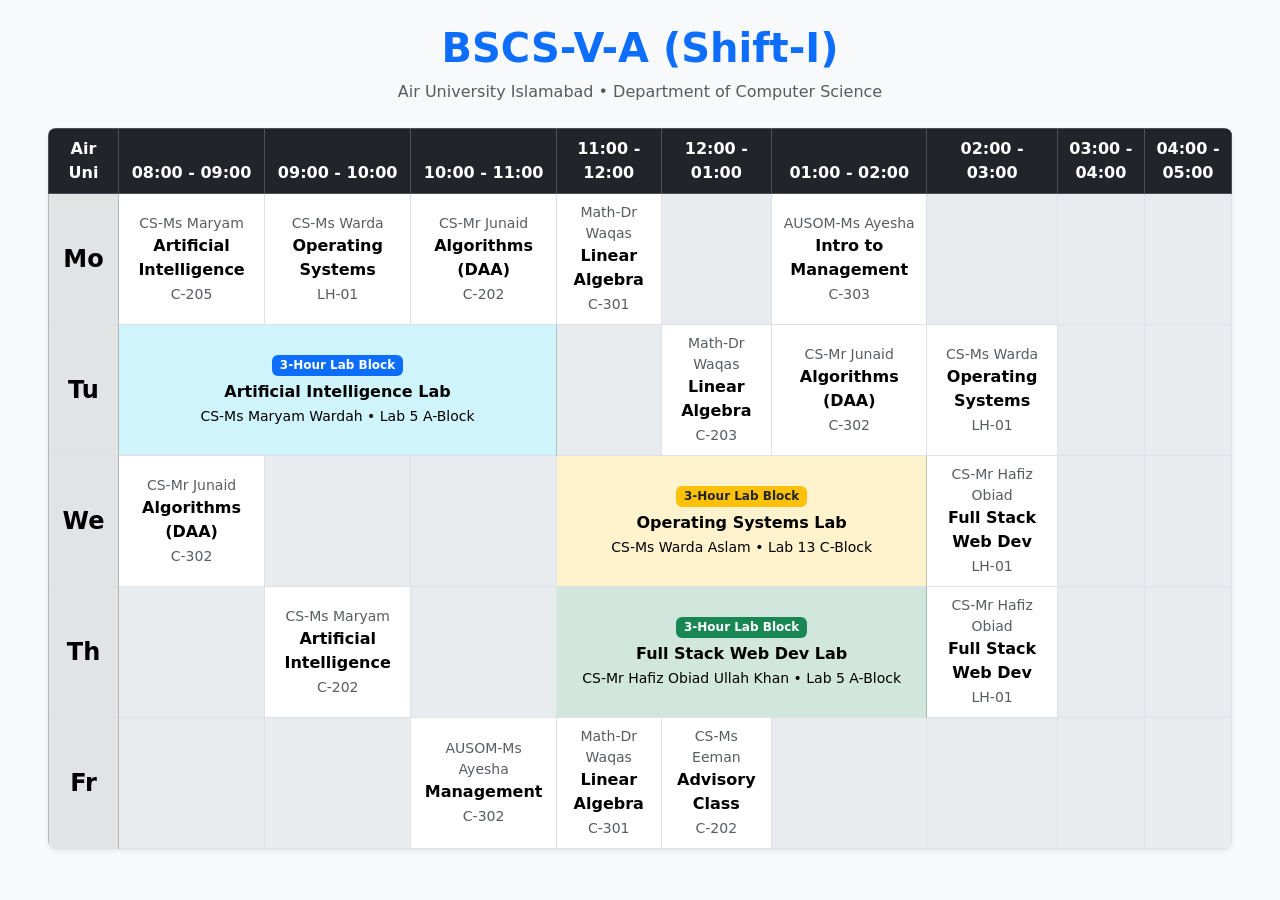
<file: Task 1/index.html>
<!DOCTYPE html>
<html lang="en">

<head>
  <meta charset="UTF-8" />
  <meta name="viewport" content="width=device-width, initial-scale=1.0" />
  <title>BSCS-V-A Timetable — Bootstrap</title>

  <!-- Bootstrap 5 CSS CDN -->
  <link href="https://cdn.jsdelivr.net/npm/bootstrap@5.3.3/dist/css/bootstrap.min.css" rel="stylesheet" />
</head>

<body class="bg-light py-4">

  <div class="container-fluid px-3 px-md-5">

    <!-- Header Section -->
    <div class="text-center mb-4">
      <h1 class="display-6 fw-bold text-primary">BSCS-V-A (Shift-I)</h1>
      <p class="text-muted mb-0">Air University Islamabad &bull; Department of Computer Science</p>
    </div>

    <!-- Responsive Table Card -->
    <div class="card shadow-sm border-0 rounded-3 overflow-hidden">
      <div class="table-responsive">
        <table class="table table-bordered table-hover align-middle text-center mb-0" style="min-width: 1000px;">

          <!-- Table Headings -->
          <thead class="table-dark">
            <tr>
              <th scope="col" style="width: 70px;">Air Uni</th>
              <th scope="col">08:00 - 09:00</th>
              <th scope="col">09:00 - 10:00</th>
              <th scope="col">10:00 - 11:00</th>
              <th scope="col">11:00 - 12:00</th>
              <th scope="col">12:00 - 01:00</th>
              <th scope="col">01:00 - 02:00</th>
              <th scope="col">02:00 - 03:00</th>
              <th scope="col">03:00 - 04:00</th>
              <th scope="col">04:00 - 05:00</th>
            </tr>
          </thead>

          <tbody>
            <!-- Monday -->
            <tr>
              <th scope="row" class="table-secondary fw-bold fs-4">Mo</th>
              <td>
                <small class="text-muted d-block">CS-Ms Maryam</small>
                <strong>Artificial Intelligence</strong><br>
                <small class="text-muted">C-205</small>
              </td>
              <td>
                <small class="text-muted d-block">CS-Ms Warda</small>
                <strong>Operating Systems</strong><br>
                <small class="text-muted">LH-01</small>
              </td>
              <td>
                <small class="text-muted d-block">CS-Mr Junaid</small>
                <strong>Algorithms (DAA)</strong><br>
                <small class="text-muted">C-202</small>
              </td>
              <td>
                <small class="text-muted d-block">Math-Dr Waqas</small>
                <strong>Linear Algebra</strong><br>
                <small class="text-muted">C-301</small>
              </td>
              <td class="bg-body-secondary"></td>
              <td>
                <small class="text-muted d-block">AUSOM-Ms Ayesha</small>
                <strong>Intro to Management</strong><br>
                <small class="text-muted">C-303</small>
              </td>
              <td class="bg-body-secondary"></td>
              <td class="bg-body-secondary"></td>
              <td class="bg-body-secondary"></td>
            </tr>

            <!-- Tuesday: Multi-Period AI Lab Block -->
            <tr>
              <th scope="row" class="table-secondary fw-bold fs-4">Tu</th>
              <td colspan="3" class="table-info">
                <span class="badge bg-primary mb-1">3-Hour Lab Block</span><br>
                <strong class="fs-6">Artificial Intelligence Lab</strong><br>
                <small>CS-Ms Maryam Wardah &bull; Lab 5 A-Block</small>
              </td>
              <td class="bg-body-secondary"></td>
              <td>
                <small class="text-muted d-block">Math-Dr Waqas</small>
                <strong>Linear Algebra</strong><br>
                <small class="text-muted">C-203</small>
              </td>
              <td>
                <small class="text-muted d-block">CS-Mr Junaid</small>
                <strong>Algorithms (DAA)</strong><br>
                <small class="text-muted">C-302</small>
              </td>
              <td>
                <small class="text-muted d-block">CS-Ms Warda</small>
                <strong>Operating Systems</strong><br>
                <small class="text-muted">LH-01</small>
              </td>
              <td class="bg-body-secondary"></td>
              <td class="bg-body-secondary"></td>
            </tr>

            <!-- Wednesday: Multi-Period OS Lab Block -->
            <tr>
              <th scope="row" class="table-secondary fw-bold fs-4">We</th>
              <td>
                <small class="text-muted d-block">CS-Mr Junaid</small>
                <strong>Algorithms (DAA)</strong><br>
                <small class="text-muted">C-302</small>
              </td>
              <td class="bg-body-secondary"></td>
              <td class="bg-body-secondary"></td>
              <td colspan="3" class="table-warning">
                <span class="badge bg-warning text-dark mb-1">3-Hour Lab Block</span><br>
                <strong class="fs-6">Operating Systems Lab</strong><br>
                <small>CS-Ms Warda Aslam &bull; Lab 13 C-Block</small>
              </td>
              <td>
                <small class="text-muted d-block">CS-Mr Hafiz Obiad</small>
                <strong>Full Stack Web Dev</strong><br>
                <small class="text-muted">LH-01</small>
              </td>
              <td class="bg-body-secondary"></td>
              <td class="bg-body-secondary"></td>
            </tr>

            <!-- Thursday: Multi-Period Full Stack Lab Block -->
            <tr>
              <th scope="row" class="table-secondary fw-bold fs-4">Th</th>
              <td class="bg-body-secondary"></td>
              <td>
                <small class="text-muted d-block">CS-Ms Maryam</small>
                <strong>Artificial Intelligence</strong><br>
                <small class="text-muted">C-202</small>
              </td>
              <td class="bg-body-secondary"></td>
              <td colspan="3" class="table-success">
                <span class="badge bg-success mb-1">3-Hour Lab Block</span><br>
                <strong class="fs-6">Full Stack Web Dev Lab</strong><br>
                <small>CS-Mr Hafiz Obiad Ullah Khan &bull; Lab 5 A-Block</small>
              </td>
              <td>
                <small class="text-muted d-block">CS-Mr Hafiz Obiad</small>
                <strong>Full Stack Web Dev</strong><br>
                <small class="text-muted">LH-01</small>
              </td>
              <td class="bg-body-secondary"></td>
              <td class="bg-body-secondary"></td>
            </tr>

            <!-- Friday -->
            <tr>
              <th scope="row" class="table-secondary fw-bold fs-4">Fr</th>
              <td class="bg-body-secondary"></td>
              <td class="bg-body-secondary"></td>
              <td>
                <small class="text-muted d-block">AUSOM-Ms Ayesha</small>
                <strong>Management</strong><br>
                <small class="text-muted">C-302</small>
              </td>
              <td>
                <small class="text-muted d-block">Math-Dr Waqas</small>
                <strong>Linear Algebra</strong><br>
                <small class="text-muted">C-301</small>
              </td>
              <td>
                <small class="text-muted d-block">CS-Ms Eeman</small>
                <strong>Advisory Class</strong><br>
                <small class="text-muted">C-202</small>
              </td>
              <td class="bg-body-secondary"></td>
              <td class="bg-body-secondary"></td>
              <td class="bg-body-secondary"></td>
              <td class="bg-body-secondary"></td>
            </tr>

          </tbody>
        </table>
      </div>
    </div>


  </div>
</body>

</html>
</file>
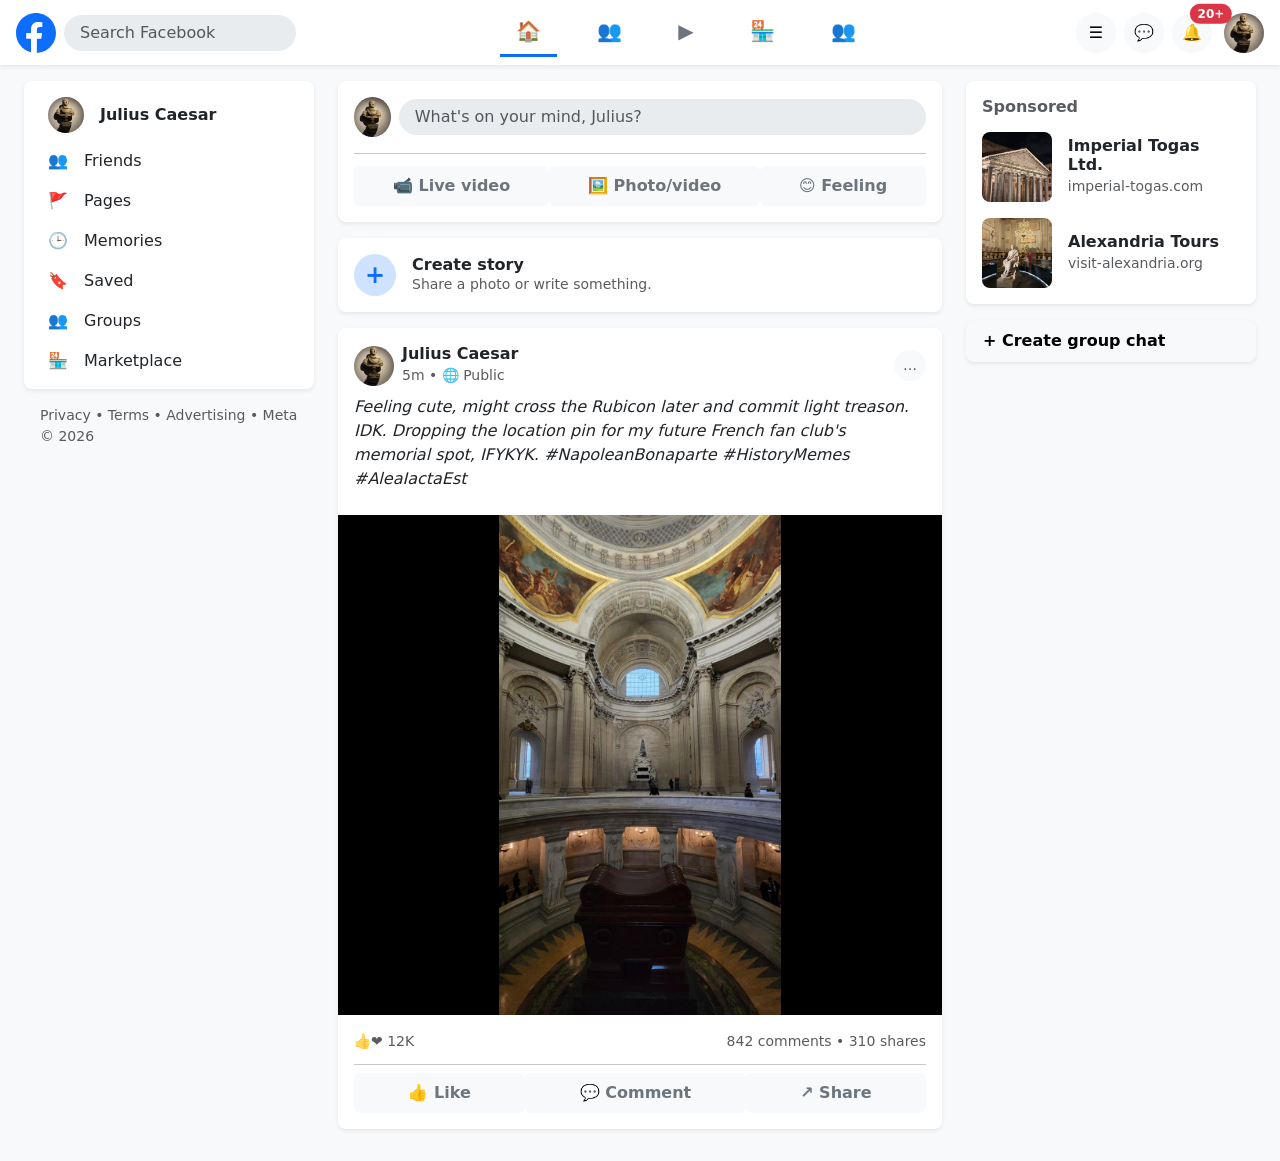
<file: Task 2/index.html>
<!DOCTYPE html>
<html lang="en">

<head>
    <meta charset="UTF-8" />
    <meta name="viewport" content="width=device-width, initial-scale=1.0" />
    <title>Facebook — Bootstrap</title>

    <!-- Bootstrap 5 CSS CDN -->
    <link href="https://cdn.jsdelivr.net/npm/bootstrap@5.3.3/dist/css/bootstrap.min.css" rel="stylesheet" />
</head>

<body class="bg-body-tertiary">

    <!-- ================= NAVBAR ================= -->
    <nav class="navbar navbar-expand bg-white sticky-top shadow-sm px-3 py-2">
        <div class="container-fluid p-0">
            <!-- Left: Logo & Search -->
            <div class="d-flex align-items-center gap-2">
                <a href="#" class="text-decoration-none" aria-label="Facebook">
                    <svg viewBox="0 0 36 36" fill="#0d6efd" width="40" height="40">
                        <path d="M20.18 35.87C29.09 34.79 36 27.2 36 18c0-9.94-8.06-18-18-18S0 8.06 0 18c0 8.4 5.76 15.45 13.5 17.37v-12.29H9.21V18h4.29v-3.41c0-4.24 2.52-6.58 6.39-6.58 1.85 0 3.78.33 3.78.33v4.16h-2.13c-2.1 0-2.76 1.3-2.76 2.64V18h4.69l-.75 5.08h-3.94v12.79z"/>
                    </svg>
                </a>
                <div class="d-none d-sm-block">
                    <input type="text" class="form-control rounded-pill bg-body-secondary border-0 px-3" placeholder="Search Facebook" />
                </div>
            </div>

            <!-- Center: Navigation Links -->
            <ul class="navbar-nav d-none d-md-flex flex-row gap-4">
                <li class="nav-item">
                    <a class="nav-link active text-primary fs-5 border-bottom border-primary border-3 pb-2 px-3" href="#" title="Home">🏠</a>
                </li>
                <li class="nav-item">
                    <a class="nav-link text-secondary fs-5 px-3" href="#" title="Friends">👥</a>
                </li>
                <li class="nav-item">
                    <a class="nav-link text-secondary fs-5 px-3" href="#" title="Video">▶️</a>
                </li>
                <li class="nav-item">
                    <a class="nav-link text-secondary fs-5 px-3" href="#" title="Marketplace">🏪</a>
                </li>
                <li class="nav-item">
                    <a class="nav-link text-secondary fs-5 px-3" href="#" title="Groups">👥</a>
                </li>
            </ul>

            <!-- Right: Action Buttons & Avatar -->
            <div class="d-flex align-items-center gap-2">
                <button type="button" class="btn btn-light rounded-circle p-2 d-flex align-items-center justify-content-center" style="width: 40px; height: 40px;" title="Menu">
                    ☰
                </button>
                <button type="button" class="btn btn-light rounded-circle p-2 d-flex align-items-center justify-content-center" style="width: 40px; height: 40px;" title="Messenger">
                    💬
                </button>
                <button type="button" class="btn btn-light rounded-circle position-relative p-2 d-flex align-items-center justify-content-center" style="width: 40px; height: 40px;" title="Notifications">
                    🔔
                    <span class="position-absolute top-0 start-100 translate-middle badge rounded-pill bg-danger">
                        20+
                    </span>
                </button>
                <img src="1/user2.jpeg" alt="Julius" class="rounded-circle object-fit-cover ms-1" style="width: 40px; height: 40px;" />
            </div>
        </div>
    </nav>

    <!-- ================= 3-COLUMN MAIN LAYOUT ================= -->
    <div class="container-fluid py-3 px-2 px-md-4">
        <div class="row g-4 justify-content-center">

            <!-- 1. LEFT SIDEBAR -->
            <aside class="col-lg-3 d-none d-lg-block">
                <div class="list-group list-group-flush rounded-3 shadow-sm bg-white p-2">
                    <a href="#" class="list-group-item list-group-item-action border-0 d-flex align-items-center gap-3 py-2">
                        <img src="1/user2.jpeg" alt="Julius" class="rounded-circle object-fit-cover" style="width: 36px; height: 36px;" />
                        <span class="fw-bold">Julius Caesar</span>
                    </a>
                    <a href="#" class="list-group-item list-group-item-action border-0 d-flex align-items-center gap-3 py-2">
                        <span>👥</span> <span>Friends</span>
                    </a>
                    <a href="#" class="list-group-item list-group-item-action border-0 d-flex align-items-center gap-3 py-2">
                        <span>🚩</span> <span>Pages</span>
                    </a>
                    <a href="#" class="list-group-item list-group-item-action border-0 d-flex align-items-center gap-3 py-2">
                        <span>🕒</span> <span>Memories</span>
                    </a>
                    <a href="#" class="list-group-item list-group-item-action border-0 d-flex align-items-center gap-3 py-2">
                        <span>🔖</span> <span>Saved</span>
                    </a>
                    <a href="#" class="list-group-item list-group-item-action border-0 d-flex align-items-center gap-3 py-2">
                        <span>👥</span> <span>Groups</span>
                    </a>
                    <a href="#" class="list-group-item list-group-item-action border-0 d-flex align-items-center gap-3 py-2">
                        <span>🏪</span> <span>Marketplace</span>
                    </a>
                </div>
                <div class="text-muted small px-3 mt-3">
                    Privacy &bull; Terms &bull; Advertising &bull; Meta &copy; 2026
                </div>
            </aside>

            <!-- 2. CENTER FEED -->
            <main class="col-12 col-md-10 col-lg-6">

                <!-- Post Composer Box -->
                <div class="card border-0 shadow-sm rounded-3 mb-3">
                    <div class="card-body p-3">
                        <div class="d-flex align-items-center gap-2 mb-3">
                            <img src="1/user2.jpeg" alt="Julius" class="rounded-circle object-fit-cover" style="width: 40px; height: 40px;" />
                            <input type="text" class="form-control rounded-pill bg-body-secondary border-0 px-3" placeholder="What's on your mind, Julius?" />
                        </div>
                        <hr class="my-2" />
                        <div class="d-flex justify-content-between pt-1">
                            <button type="button" class="btn btn-light flex-fill border-0 fw-semibold text-secondary py-2">
                                📹 Live video
                            </button>
                            <button type="button" class="btn btn-light flex-fill border-0 fw-semibold text-secondary py-2">
                                🖼️ Photo/video
                            </button>
                            <button type="button" class="btn btn-light flex-fill border-0 fw-semibold text-secondary py-2">
                                😊 Feeling
                            </button>
                        </div>
                    </div>
                </div>

                <!-- Create Story Banner -->
                <div class="card border-0 shadow-sm rounded-3 mb-3">
                    <div class="card-body p-3 d-flex align-items-center gap-3">
                        <div class="bg-primary-subtle text-primary rounded-circle d-flex align-items-center justify-content-center fw-bold fs-4" style="width: 42px; height: 42px;">
                            +
                        </div>
                        <div>
                            <h6 class="fw-bold mb-0">Create story</h6>
                            <p class="text-muted small mb-0">Share a photo or write something.</p>
                        </div>
                    </div>
                </div>

                <!-- Main Feed Post Card -->
                <article class="card border-0 shadow-sm rounded-3 mb-3">
                    <div class="card-body p-3 pb-2">
                        <!-- Post Header -->
                        <div class="d-flex justify-content-between align-items-center mb-2">
                            <div class="d-flex align-items-center gap-2">
                                <img src="1/user2.jpeg" alt="Author" class="rounded-circle object-fit-cover" style="width: 40px; height: 40px;" />
                                <div>
                                    <h6 class="fw-bold mb-0">Julius Caesar</h6>
                                    <small class="text-muted">5m &bull; 🌐 Public</small>
                                </div>
                            </div>
                            <button class="btn btn-sm btn-light rounded-circle text-muted" type="button">&hellip;</button>
                        </div>

                        <!-- Post Caption -->
                        <p class="mb-3">
                            <em>Feeling cute, might cross the Rubicon later and commit light treason. IDK. Dropping the location pin for my future French fan club's memorial spot, IFYKYK. #NapoleanBonaparte #HistoryMemes #AleaIactaEst</em>
                        </p>
                    </div>

                    <!-- Post Image -->
                    <div class="bg-black text-center">
                        <img src="1/post1.jpeg" alt="Post picture" class="img-fluid" style="max-height: 500px;" />
                    </div>

                    <!-- Post Stats -->
                    <div class="card-body p-3 pt-2">
                        <div class="d-flex justify-content-between text-muted small py-2">
                            <span>👍❤️ 12K</span>
                            <span>842 comments &bull; 310 shares</span>
                        </div>
                        <hr class="my-1" />
                        <!-- Action Buttons -->
                        <div class="d-flex justify-content-between pt-1">
                            <button type="button" class="btn btn-light flex-fill border-0 fw-semibold text-secondary py-2">👍 Like</button>
                            <button type="button" class="btn btn-light flex-fill border-0 fw-semibold text-secondary py-2">💬 Comment</button>
                            <button type="button" class="btn btn-light flex-fill border-0 fw-semibold text-secondary py-2">↗️ Share</button>
                        </div>
                    </div>
                </article>

            </main>

            <!-- 3. RIGHT SIDEBAR -->
            <aside class="col-lg-3 d-none d-lg-block">
                <div class="card border-0 shadow-sm rounded-3 p-3 mb-3">
                    <h6 class="text-muted fw-bold mb-3">Sponsored</h6>
                    <a href="#" class="d-flex align-items-center gap-3 text-decoration-none text-dark mb-3">
                        <img src="1/ad1.jpeg" alt="Ad" class="rounded-3 object-fit-cover" style="width: 70px; height: 70px;" />
                        <div>
                            <h6 class="fw-bold mb-0">Imperial Togas Ltd.</h6>
                            <small class="text-muted">imperial-togas.com</small>
                        </div>
                    </a>
                    <a href="#" class="d-flex align-items-center gap-3 text-decoration-none text-dark">
                        <img src="1/story1.jpeg" alt="Ad" class="rounded-3 object-fit-cover" style="width: 70px; height: 70px;" />
                        <div>
                            <h6 class="fw-bold mb-0">Alexandria Tours</h6>
                            <small class="text-muted">visit-alexandria.org</small>
                        </div>
                    </a>
                </div>

                <button class="btn btn-light w-100 text-start fw-bold py-2 px-3 shadow-sm rounded-3" type="button">
                    + Create group chat
                </button>
            </aside>

        </div>
    </div>
</body>

</html>
</file>
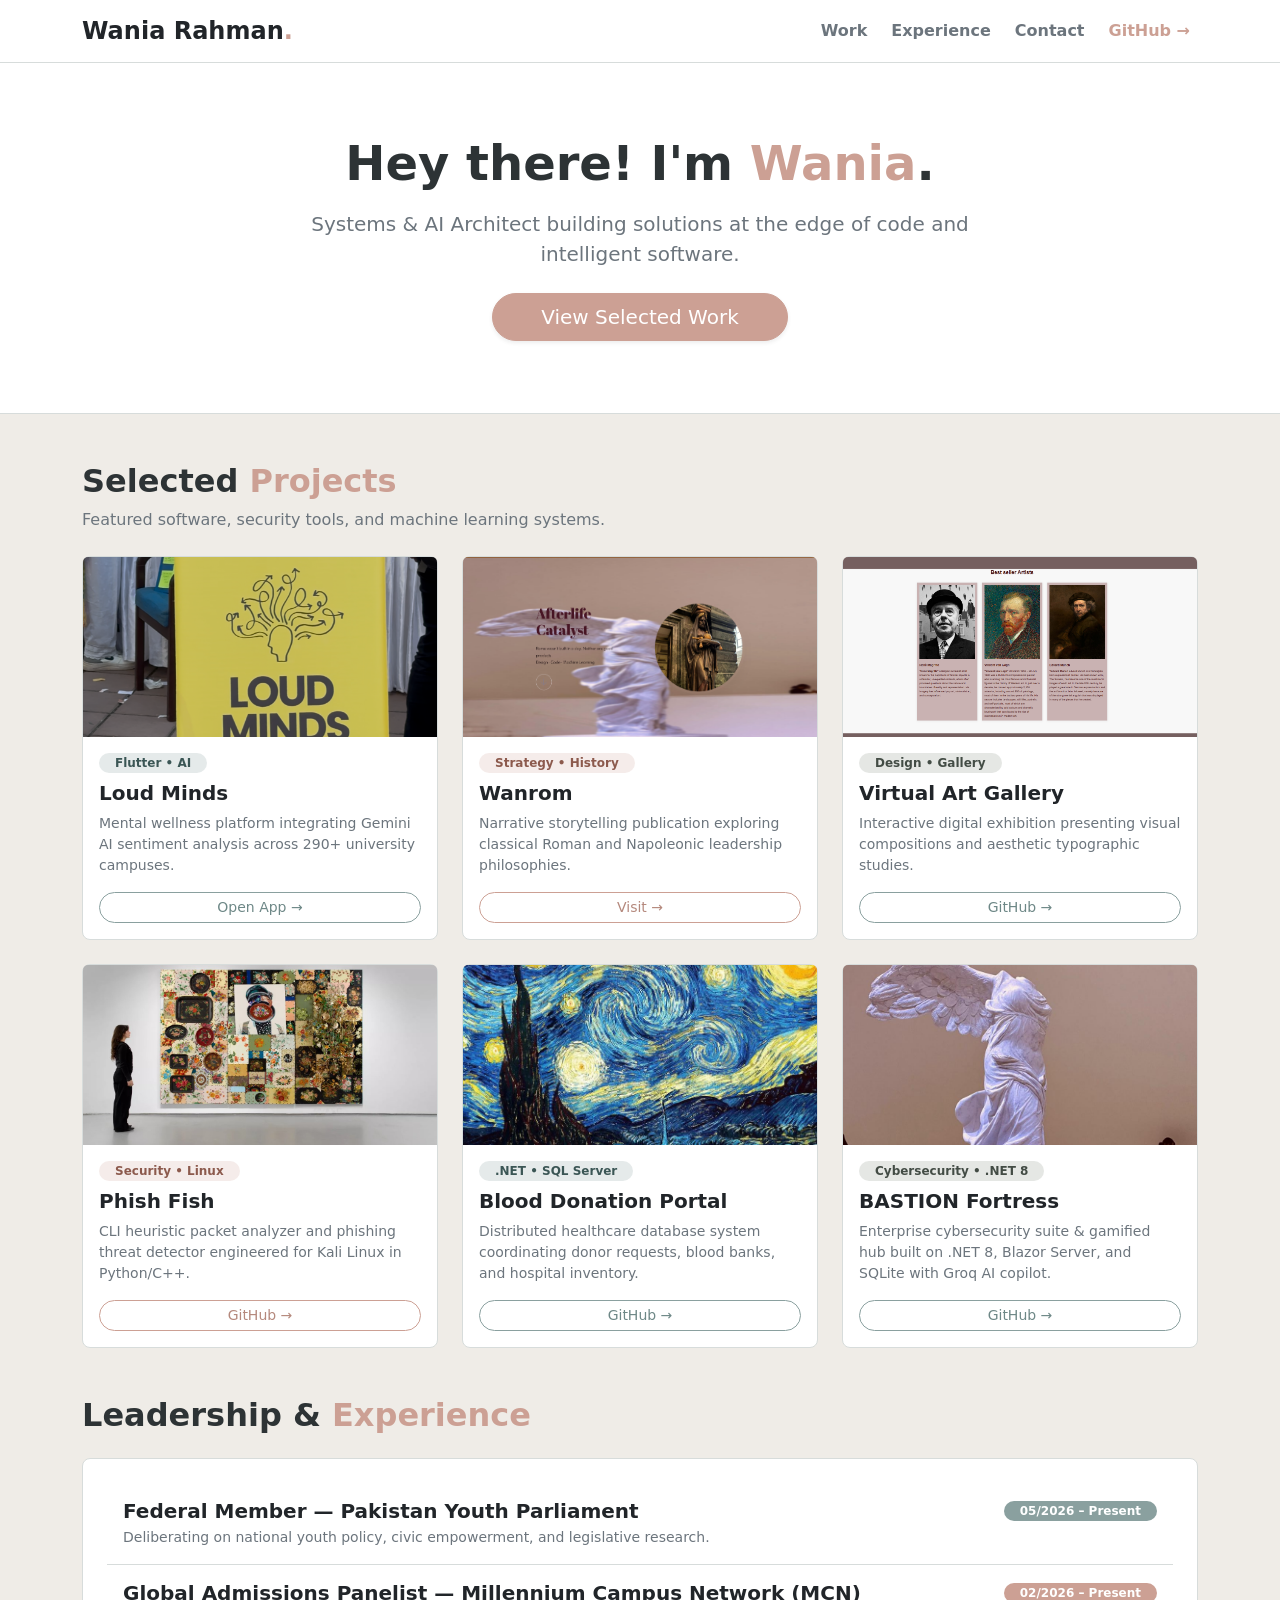
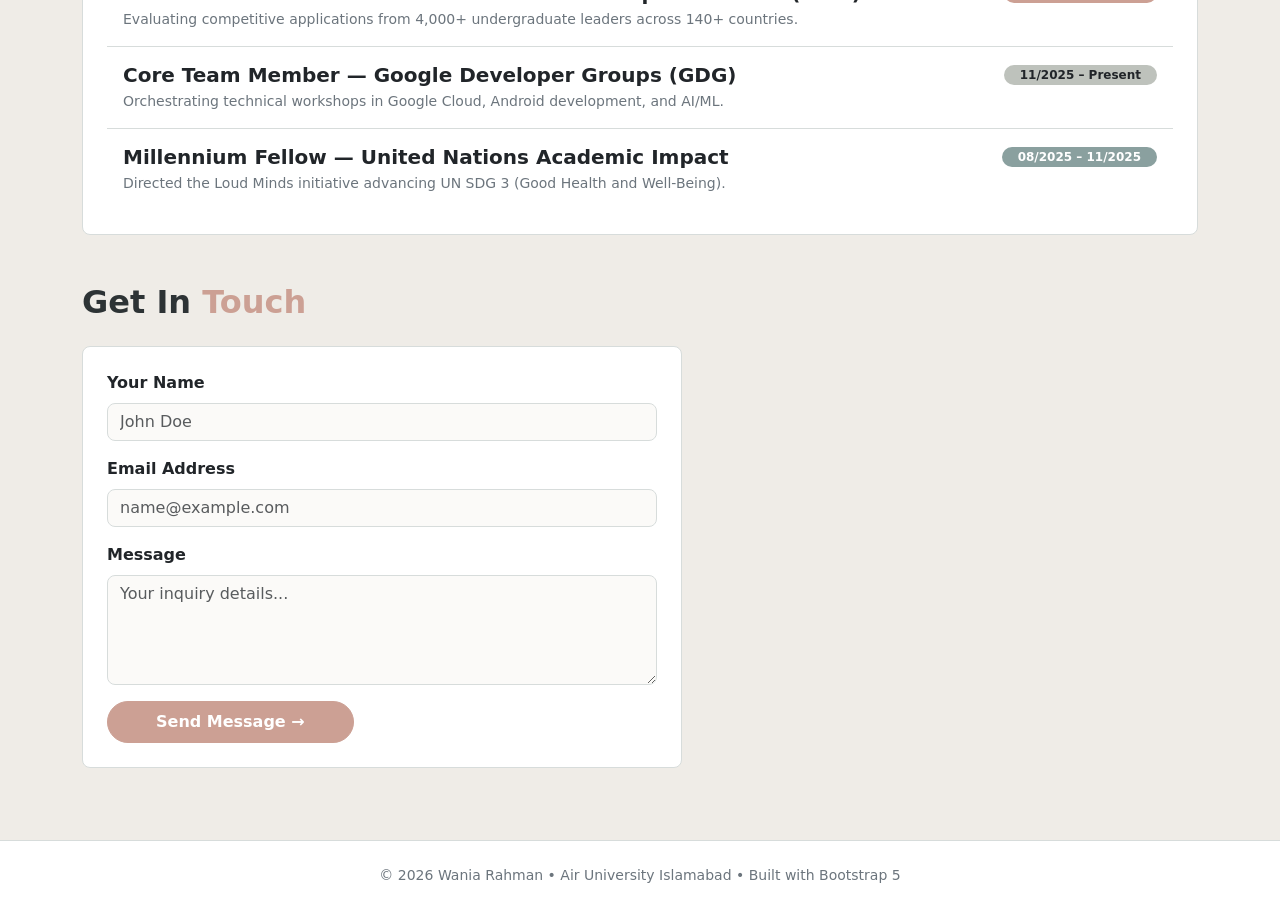
<file: Task 3/index.html>
<!DOCTYPE html>
<html lang="en">

<head>
    <meta charset="UTF-8" />
    <meta name="viewport" content="width=device-width, initial-scale=1.0" />
    <title>Wania Rahman — Portfolio</title>

    <!-- Bootstrap 5 CSS CDN -->
    <link href="https://cdn.jsdelivr.net/npm/bootstrap@5.3.3/dist/css/bootstrap.min.css" rel="stylesheet" />

    <!-- Editorial Color Palette: Terracotta, Slate Teal, Sage Green, Warm Cream, Misty Gray, Soft Stone -->
    <style>
        :root {
            --color-terracotta: #CCA094;
            --color-terracotta-dark: #b5897d;
            --color-sage: #BEC2BC;
            --color-slate-teal: #8AA09F;
            --color-slate-teal-dark: #6e8887;
            --color-warm-cream: #EFECE7;
            --color-misty-gray: #D9DFDF;
            --color-soft-stone: #D7DCDB;
            --color-text-dark: #2d3335;
        }

        body {
            background-color: var(--color-warm-cream);
            color: var(--color-text-dark);
            font-family: system-ui, -apple-system, 'Segoe UI', Roboto, sans-serif;
        }

        /* Headings & Text Accents */
        .text-terracotta {
            color: var(--color-terracotta) !important;
        }

        .text-slate-teal {
            color: var(--color-slate-teal) !important;
        }

        /* Buttons */
        .btn-terracotta {
            background-color: var(--color-terracotta);
            border-color: var(--color-terracotta);
            color: #ffffff;
            transition: all 0.25s ease;
        }

        .btn-terracotta:hover,
        .btn-terracotta:focus {
            background-color: var(--color-terracotta-dark);
            border-color: var(--color-terracotta-dark);
            color: #ffffff;
            transform: translateY(-1px);
            box-shadow: 0 4px 12px rgba(204, 160, 148, 0.35);
        }

        .btn-outline-terracotta {
            border-color: var(--color-terracotta);
            color: var(--color-terracotta-dark);
            font-weight: 500;
            transition: all 0.25s ease;
        }

        .btn-outline-terracotta:hover {
            background-color: var(--color-terracotta);
            border-color: var(--color-terracotta);
            color: #ffffff;
        }

        .btn-outline-teal {
            border-color: var(--color-slate-teal);
            color: var(--color-slate-teal-dark);
            font-weight: 500;
            transition: all 0.25s ease;
        }

        .btn-outline-teal:hover {
            background-color: var(--color-slate-teal);
            border-color: var(--color-slate-teal);
            color: #ffffff;
        }

        /* Soft Badges */
        .badge-terracotta {
            background-color: rgba(204, 160, 148, 0.2);
            color: #8c5a4d;
        }

        .badge-teal {
            background-color: rgba(138, 160, 159, 0.22);
            color: #3b5655;
        }

        .badge-sage {
            background-color: rgba(190, 194, 188, 0.4);
            color: #434c45;
        }

        /* Custom Cards with Soft Borders & Hover */
        .card-custom {
            background-color: #ffffff;
            border: 1px solid var(--color-soft-stone);
            transition: transform 0.2s ease, box-shadow 0.2s ease;
        }

        .card-custom:hover {
            transform: translateY(-3px);
            box-shadow: 0 10px 24px rgba(0, 0, 0, 0.05);
        }

        /* Form Inputs */
        .form-control-custom {
            background-color: #fbfaf8;
            border: 1px solid var(--color-soft-stone);
            color: var(--color-text-dark);
        }

        .form-control-custom:focus {
            background-color: #ffffff;
            border-color: var(--color-terracotta);
            box-shadow: 0 0 0 0.25rem rgba(204, 160, 148, 0.25);
        }
    </style>
</head>

<body>

    <!-- ================= NAVBAR ================= -->
    <nav class="navbar navbar-expand-lg bg-white border-bottom sticky-top" style="border-color: var(--color-soft-stone) !important;">
        <div class="container">
            <a class="navbar-brand fw-bold fs-4 text-dark" href="#">
                Wania Rahman<span class="text-terracotta">.</span>
            </a>
            <button class="navbar-toggler border-0 shadow-none" type="button" data-bs-toggle="collapse" data-bs-target="#navMenu">
                <span class="navbar-toggler-icon"></span>
            </button>
            <div class="collapse navbar-collapse justify-content-end" id="navMenu">
                <ul class="navbar-nav gap-2 pt-2 pt-lg-0">
                    <li class="nav-item"><a class="nav-link fw-semibold text-secondary" href="#work">Work</a></li>
                    <li class="nav-item"><a class="nav-link fw-semibold text-secondary" href="#experience">Experience</a></li>
                    <li class="nav-item"><a class="nav-link fw-semibold text-secondary" href="#contact">Contact</a></li>
                    <li class="nav-item"><a class="nav-link fw-semibold text-terracotta" href="https://github.com/femme20" target="_blank">GitHub &rarr;</a></li>
                </ul>
            </div>
        </div>
    </nav>

    <!-- ================= HERO SECTION ================= -->
    <header class="py-5 text-center bg-white border-bottom" style="border-color: var(--color-soft-stone) !important;">
        <div class="container py-4">
            <h1 class="display-5 fw-bold mb-3">
                Hey there! I'm <span class="text-terracotta">Wania</span>.
            </h1>
            <p class="lead text-secondary mx-auto mb-4" style="max-width: 680px;">
                Systems &amp; AI Architect building solutions at the edge of code and intelligent software.
            </p>
            <a href="#work" class="btn btn-terracotta btn-lg rounded-pill px-5 shadow-sm">
                View Selected Work
            </a>
        </div>
    </header>

    <div class="container py-5">

        <!-- ================= PROJECTS SHOWCASE ================= -->
        <section id="work" class="mb-5">
            <div class="mb-4">
                <h2 class="fw-bold">Selected <span class="text-terracotta">Projects</span></h2>
                <p class="text-secondary">Featured software, security tools, and machine learning systems.</p>
            </div>

            <div class="row g-4">

                <!-- Project 1: Loud Minds -->
                <div class="col-12 col-md-6 col-lg-4">
                    <div class="card card-custom h-100 rounded-3">
                        <img src="images/loudminds.PNG" alt="Loud Minds" class="card-img-top object-fit-cover" style="height: 180px;" />
                        <div class="card-body d-flex flex-column">
                            <span class="badge badge-teal align-self-start mb-2 rounded-pill px-3 py-1">Flutter &bull; AI</span>
                            <h5 class="card-title fw-bold">Loud Minds</h5>
                            <p class="card-text text-secondary small flex-grow-1">
                                Mental wellness platform integrating Gemini AI sentiment analysis across 290+ university campuses.
                            </p>
                            <a href="../Task 4/index.html" class="btn btn-outline-teal btn-sm rounded-pill mt-auto">Open App &rarr;</a>
                        </div>
                    </div>
                </div>

                <!-- Project 2: Wanrom -->
                <div class="col-12 col-md-6 col-lg-4">
                    <div class="card card-custom h-100 rounded-3">
                        <img src="images/Wanrom.png" alt="Wanrom" class="card-img-top object-fit-cover" style="height: 180px;" />
                        <div class="card-body d-flex flex-column">
                            <span class="badge badge-terracotta align-self-start mb-2 rounded-pill px-3 py-1">Strategy &bull; History</span>
                            <h5 class="card-title fw-bold">Wanrom</h5>
                            <p class="card-text text-secondary small flex-grow-1">
                                Narrative storytelling publication exploring classical Roman and Napoleonic leadership philosophies.
                            </p>
                            <a href="https://wanrom.carrd.co/" target="_blank" class="btn btn-outline-terracotta btn-sm rounded-pill mt-auto">Visit &rarr;</a>
                        </div>
                    </div>
                </div>

                <!-- Project 3: Virtual Art Gallery -->
                <div class="col-12 col-md-6 col-lg-4">
                    <div class="card card-custom h-100 rounded-3">
                        <img src="images/art gallery.png" alt="Art Gallery" class="card-img-top object-fit-cover" style="height: 180px;" />
                        <div class="card-body d-flex flex-column">
                            <span class="badge badge-sage align-self-start mb-2 rounded-pill px-3 py-1">Design &bull; Gallery</span>
                            <h5 class="card-title fw-bold">Virtual Art Gallery</h5>
                            <p class="card-text text-secondary small flex-grow-1">
                                Interactive digital exhibition presenting visual compositions and aesthetic typographic studies.
                            </p>
                            <a href="https://github.com/femme20/art-gallery" target="_blank" class="btn btn-outline-teal btn-sm rounded-pill mt-auto">GitHub &rarr;</a>
                        </div>
                    </div>
                </div>

                <!-- Project 4: Phish Fish -->
                <div class="col-12 col-md-6 col-lg-4">
                    <div class="card card-custom h-100 rounded-3">
                        <img src="images/art gallery 1.jpeg" alt="Phish Fish" class="card-img-top object-fit-cover" style="height: 180px;" />
                        <div class="card-body d-flex flex-column">
                            <span class="badge badge-terracotta align-self-start mb-2 rounded-pill px-3 py-1">Security &bull; Linux</span>
                            <h5 class="card-title fw-bold">Phish Fish</h5>
                            <p class="card-text text-secondary small flex-grow-1">
                                CLI heuristic packet analyzer and phishing threat detector engineered for Kali Linux in Python/C++.
                            </p>
                            <a href="https://github.com/femme20/phish-fish" target="_blank" class="btn btn-outline-terracotta btn-sm rounded-pill mt-auto">GitHub &rarr;</a>
                        </div>
                    </div>
                </div>

                <!-- Project 5: Blood Donation Portal -->
                <div class="col-12 col-md-6 col-lg-4">
                    <div class="card card-custom h-100 rounded-3">
                        <img src="images/art gallery 1.jpg" alt="Blood Donation" class="card-img-top object-fit-cover" style="height: 180px;" />
                        <div class="card-body d-flex flex-column">
                            <span class="badge badge-teal align-self-start mb-2 rounded-pill px-3 py-1">.NET &bull; SQL Server</span>
                            <h5 class="card-title fw-bold">Blood Donation Portal</h5>
                            <p class="card-text text-secondary small flex-grow-1">
                                Distributed healthcare database system coordinating donor requests, blood banks, and hospital inventory.
                            </p>
                            <a href="https://github.com/femme20/blood-donation-portal" target="_blank" class="btn btn-outline-teal btn-sm rounded-pill mt-auto">GitHub &rarr;</a>
                        </div>
                    </div>
                </div>

                <!-- Project 6: BASTION Fortress -->
                <div class="col-12 col-md-6 col-lg-4">
                    <div class="card card-custom h-100 rounded-3">
                        <img src="images/story_me.jpeg" alt="BASTION" class="card-img-top object-fit-cover" style="height: 180px;" />
                        <div class="card-body d-flex flex-column">
                            <span class="badge badge-sage align-self-start mb-2 rounded-pill px-3 py-1">Cybersecurity &bull; .NET 8</span>
                            <h5 class="card-title fw-bold">BASTION Fortress</h5>
                            <p class="card-text text-secondary small flex-grow-1">
                                Enterprise cybersecurity suite &amp; gamified hub built on .NET 8, Blazor Server, and SQLite with Groq AI copilot.
                            </p>
                            <a href="https://github.com/femme20/bastion" target="_blank" class="btn btn-outline-teal btn-sm rounded-pill mt-auto">GitHub &rarr;</a>
                        </div>
                    </div>
                </div>

            </div>
        </section>

        <!-- ================= EXPERIENCE SECTION ================= -->
        <section id="experience" class="mb-5">
            <div class="mb-4">
                <h2 class="fw-bold">Leadership &amp; <span class="text-terracotta">Experience</span></h2>
            </div>

            <div class="card card-custom rounded-3 p-4">
                <div class="list-group list-group-flush">
                    <div class="list-group-item border-0 py-3 bg-transparent">
                        <div class="d-flex justify-content-between align-items-center mb-1 flex-wrap gap-2">
                            <h5 class="mb-0 fw-bold">Federal Member &mdash; Pakistan Youth Parliament</h5>
                            <span class="badge rounded-pill px-3 py-1 text-white" style="background-color: var(--color-slate-teal);">05/2026 &ndash; Present</span>
                        </div>
                        <p class="text-secondary small mb-0">Deliberating on national youth policy, civic empowerment, and legislative research.</p>
                    </div>

                    <div class="list-group-item border-0 py-3 bg-transparent border-top" style="border-color: var(--color-soft-stone) !important;">
                        <div class="d-flex justify-content-between align-items-center mb-1 flex-wrap gap-2">
                            <h5 class="mb-0 fw-bold">Global Admissions Panelist &mdash; Millennium Campus Network (MCN)</h5>
                            <span class="badge rounded-pill px-3 py-1 text-white" style="background-color: var(--color-terracotta);">02/2026 &ndash; Present</span>
                        </div>
                        <p class="text-secondary small mb-0">Evaluating competitive applications from 4,000+ undergraduate leaders across 140+ countries.</p>
                    </div>

                    <div class="list-group-item border-0 py-3 bg-transparent border-top" style="border-color: var(--color-soft-stone) !important;">
                        <div class="d-flex justify-content-between align-items-center mb-1 flex-wrap gap-2">
                            <h5 class="mb-0 fw-bold">Core Team Member &mdash; Google Developer Groups (GDG)</h5>
                            <span class="badge rounded-pill px-3 py-1 text-dark" style="background-color: var(--color-sage);">11/2025 &ndash; Present</span>
                        </div>
                        <p class="text-secondary small mb-0">Orchestrating technical workshops in Google Cloud, Android development, and AI/ML.</p>
                    </div>

                    <div class="list-group-item border-0 py-3 bg-transparent border-top" style="border-color: var(--color-soft-stone) !important;">
                        <div class="d-flex justify-content-between align-items-center mb-1 flex-wrap gap-2">
                            <h5 class="mb-0 fw-bold">Millennium Fellow &mdash; United Nations Academic Impact</h5>
                            <span class="badge rounded-pill px-3 py-1 text-white" style="background-color: var(--color-slate-teal);">08/2025 &ndash; 11/2025</span>
                        </div>
                        <p class="text-secondary small mb-0">Directed the Loud Minds initiative advancing UN SDG 3 (Good Health and Well-Being).</p>
                    </div>
                </div>
            </div>
        </section>

        <!-- ================= CONTACT FORM SECTION ================= -->
        <section id="contact" class="mb-4">
            <div class="mb-4">
                <h2 class="fw-bold">Get In <span class="text-terracotta">Touch</span></h2>
            </div>

            <div class="card card-custom rounded-3 p-4" style="max-width: 600px;">
                <form action="mailto:thewaniarahman@gmail.com" method="POST" enctype="text/plain">
                    <div class="mb-3">
                        <label for="name" class="form-label fw-semibold">Your Name</label>
                        <input type="text" class="form-control form-control-custom rounded-3" id="name" name="name" placeholder="John Doe" required />
                    </div>
                    <div class="mb-3">
                        <label for="email" class="form-label fw-semibold">Email Address</label>
                        <input type="email" class="form-control form-control-custom rounded-3" id="email" name="email" placeholder="name@example.com" required />
                    </div>
                    <div class="mb-3">
                        <label for="message" class="form-label fw-semibold">Message</label>
                        <textarea class="form-control form-control-custom rounded-3" id="message" name="message" rows="4" placeholder="Your inquiry details..." required></textarea>
                    </div>
                    <button type="submit" class="btn btn-terracotta rounded-pill px-5 py-2 fw-semibold">Send Message &rarr;</button>
                </form>
            </div>
        </section>

    </div>

    <!-- ================= FOOTER ================= -->
    <footer class="bg-white border-top py-4 text-center text-secondary small" style="border-color: var(--color-soft-stone) !important;">
        <div class="container">
            &copy; 2026 Wania Rahman &bull; Air University Islamabad &bull; Built with Bootstrap 5
        </div>
    </footer>
</body>

</html>
</file>
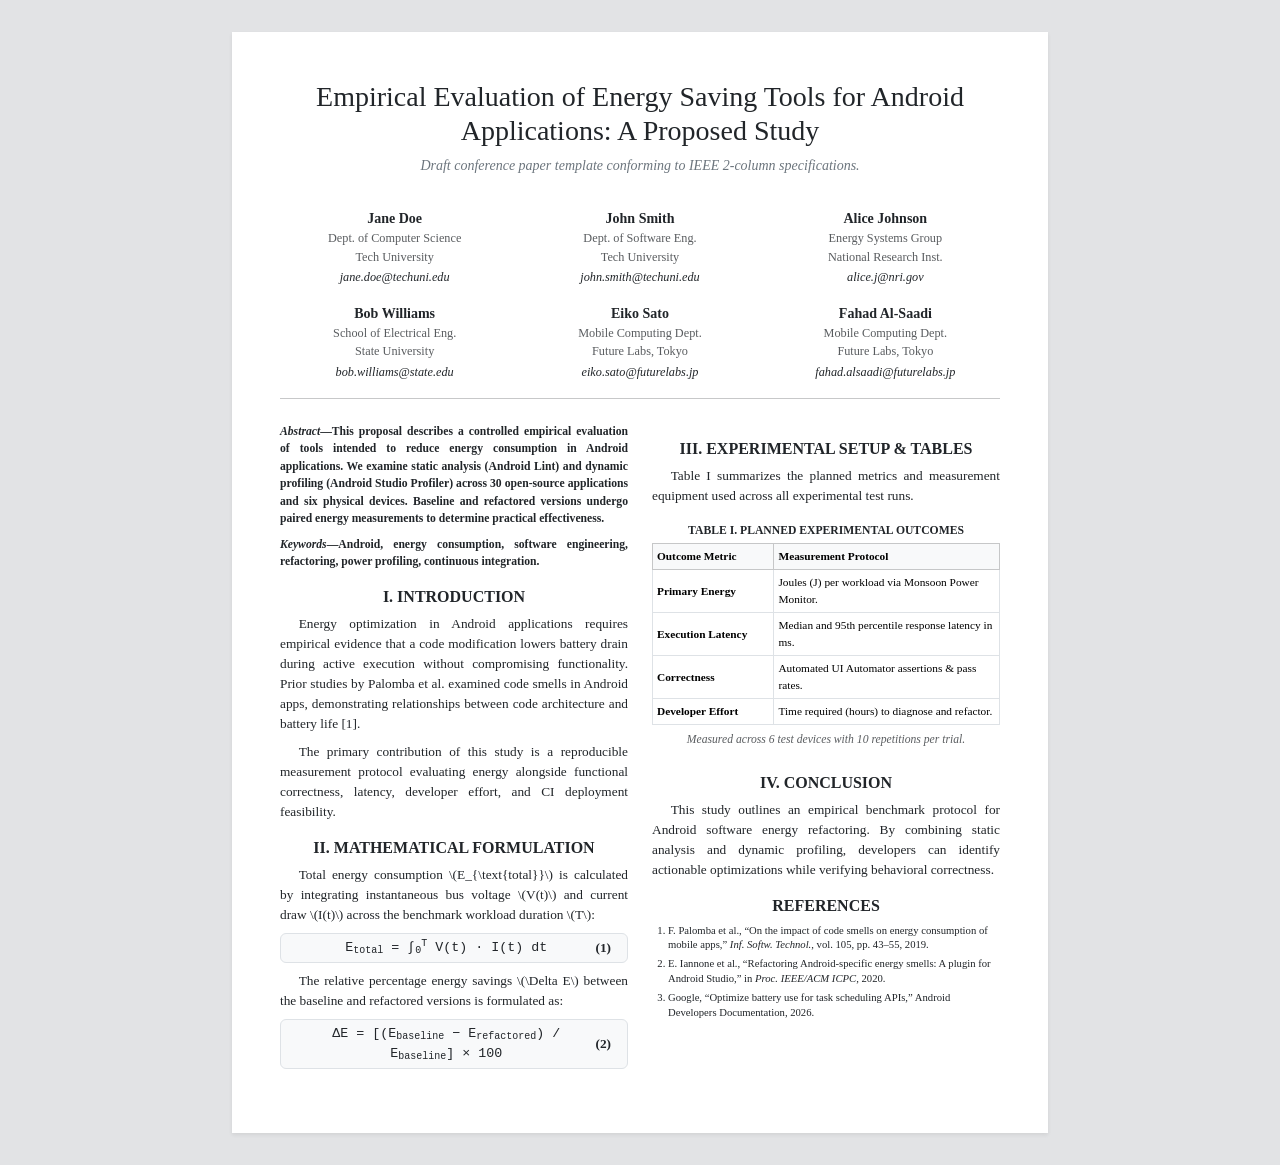
<file: Task 5/index.html>
<!DOCTYPE html>
<html lang="en">

<head>
  <meta charset="UTF-8" />
  <meta name="viewport" content="width=device-width, initial-scale=1.0" />
  <title>IEEE Conference Paper Template — Bootstrap</title>

  <!-- Bootstrap 5 CSS CDN -->
  <link href="https://cdn.jsdelivr.net/npm/bootstrap@5.3.3/dist/css/bootstrap.min.css" rel="stylesheet" />
</head>

<body class="bg-secondary-subtle py-4" style="font-family: 'Times New Roman', Times, serif;">

  <article class="container bg-white shadow-sm p-4 p-md-5 my-2" style="max-width: 8.5in;">

    <!-- ================= FULL WIDTH TITLE & AUTHORS ================= -->
    <header class="text-center mb-4">
      <h1 class="h3 fw-normal mb-2 text-dark">
        Empirical Evaluation of Energy Saving Tools for Android Applications: A Proposed Study
      </h1>
      <p class="fst-italic text-secondary small mb-3">
        Draft conference paper template conforming to IEEE 2-column specifications.
      </p>

      <!-- 6 Authors Grid: 3 columns x 2 rows in Bootstrap Grid -->
      <div class="row row-cols-1 row-cols-md-3 g-3 text-center my-3">
        <div class="col small">
          <p class="fw-bold mb-0">Jane Doe</p>
          <small class="text-muted d-block">Dept. of Computer Science</small>
          <small class="text-muted d-block">Tech University</small>
          <small class="fst-italic">jane.doe@techuni.edu</small>
        </div>

        <div class="col small">
          <p class="fw-bold mb-0">John Smith</p>
          <small class="text-muted d-block">Dept. of Software Eng.</small>
          <small class="text-muted d-block">Tech University</small>
          <small class="fst-italic">john.smith@techuni.edu</small>
        </div>

        <div class="col small">
          <p class="fw-bold mb-0">Alice Johnson</p>
          <small class="text-muted d-block">Energy Systems Group</small>
          <small class="text-muted d-block">National Research Inst.</small>
          <small class="fst-italic">alice.j@nri.gov</small>
        </div>

        <div class="col small">
          <p class="fw-bold mb-0">Bob Williams</p>
          <small class="text-muted d-block">School of Electrical Eng.</small>
          <small class="text-muted d-block">State University</small>
          <small class="fst-italic">bob.williams@state.edu</small>
        </div>

        <div class="col small">
          <p class="fw-bold mb-0">Eiko Sato</p>
          <small class="text-muted d-block">Mobile Computing Dept.</small>
          <small class="text-muted d-block">Future Labs, Tokyo</small>
          <small class="fst-italic">eiko.sato@futurelabs.jp</small>
        </div>

        <div class="col small">
          <p class="fw-bold mb-0">Fahad Al-Saadi</p>
          <small class="text-muted d-block">Mobile Computing Dept.</small>
          <small class="text-muted d-block">Future Labs, Tokyo</small>
          <small class="fst-italic">fahad.alsaadi@futurelabs.jp</small>
        </div>
      </div>
      <hr class="my-3">
    </header>

    <!-- ================= TWO-COLUMN ACADEMIC BODY (Bootstrap Grid) ================= -->
    <div class="row g-4" style="font-size: 10pt; text-align: justify;">

      <!-- LEFT COLUMN -->
      <div class="col-12 col-md-6">

        <!-- Abstract & Keywords -->
        <section class="mb-3 small">
          <p class="fw-bold mb-2">
            <em>Abstract</em>&mdash;This proposal describes a controlled empirical evaluation of tools intended to
            reduce energy consumption in Android applications. We examine static analysis (Android Lint) and dynamic
            profiling (Android Studio Profiler) across 30 open-source applications and six physical devices. Baseline
            and refactored versions undergo paired energy measurements to determine practical effectiveness.
          </p>
          <p class="fw-bold mb-3">
            <em>Keywords</em>&mdash;Android, energy consumption, software engineering, refactoring, power profiling,
            continuous integration.
          </p>
        </section>

        <!-- Section I: Introduction -->
        <section class="mb-3">
          <h2 class="h6 text-center text-uppercase fw-bold mb-2 mt-3" style="font-variant: small-caps;">I. INTRODUCTION
          </h2>
          <p class="mb-2" style="text-indent: 14pt;">
            Energy optimization in Android applications requires empirical evidence that a code modification lowers
            battery drain during active execution without compromising functionality. Prior studies by Palomba et al.
            examined code smells in Android apps, demonstrating relationships between code architecture and battery life
            [1].
          </p>
          <p class="mb-2" style="text-indent: 14pt;">
            The primary contribution of this study is a reproducible measurement protocol evaluating energy alongside
            functional correctness, latency, developer effort, and CI deployment feasibility.
          </p>
        </section>

        <!-- Section II: Equations -->
        <section class="mb-3">
          <h2 class="h6 text-center text-uppercase fw-bold mb-2 mt-3" style="font-variant: small-caps;">II. MATHEMATICAL
            FORMULATION</h2>
          <p class="mb-2" style="text-indent: 14pt;">
            Total energy consumption \(E_{\text{total}}\) is calculated by integrating instantaneous bus voltage
            \(V(t)\) and current draw \(I(t)\) across the benchmark workload duration \(T\):
          </p>

          <!-- Equation 1 in Bootstrap Flexbox -->
          <div class="d-flex justify-content-between align-items-center my-2 px-3 bg-light py-1 border rounded">
            <span class="flex-grow-1 text-center font-monospace">E<sub>total</sub> = &int;<sub>0</sub><sup>T</sup> V(t)
              &middot; I(t) dt</span>
            <span class="fw-bold">(1)</span>
          </div>

          <p class="mb-2" style="text-indent: 14pt;">
            The relative percentage energy savings \(\Delta E\) between the baseline and refactored versions is
            formulated as:
          </p>

          <!-- Equation 2 in Bootstrap Flexbox -->
          <div class="d-flex justify-content-between align-items-center my-2 px-3 bg-light py-1 border rounded">
            <span class="flex-grow-1 text-center font-monospace">&Delta;E = [(E<sub>baseline</sub> &minus;
              E<sub>refactored</sub>) / E<sub>baseline</sub>] &times; 100</span>
            <span class="fw-bold">(2)</span>
          </div>
        </section>

      </div><!-- /.col (Left) -->

      <!-- RIGHT COLUMN -->
      <div class="col-12 col-md-6">

        <!-- Section III: Experimental Setup & Tables -->
        <section class="mb-3">
          <h2 class="h6 text-center text-uppercase fw-bold mb-2 mt-3" style="font-variant: small-caps;">III.
            EXPERIMENTAL SETUP &amp; TABLES</h2>
          <p class="mb-2" style="text-indent: 14pt;">
            Table I summarizes the planned metrics and measurement equipment used across all experimental test runs.
          </p>

          <!-- TABLE I: Bootstrap Bordered Small Table -->
          <div class="my-3 text-center">
            <p class="small text-uppercase mb-1 fw-bold" style="font-variant: small-caps;">TABLE I. PLANNED EXPERIMENTAL
              OUTCOMES</p>
            <table class="table table-sm table-bordered text-start align-middle mb-1" style="font-size: 8.5pt;">
              <thead class="table-light">
                <tr>
                  <th scope="col" style="width: 35%;">Outcome Metric</th>
                  <th scope="col">Measurement Protocol</th>
                </tr>
              </thead>
              <tbody>
                <tr>
                  <td class="fw-bold">Primary Energy</td>
                  <td>Joules (J) per workload via Monsoon Power Monitor.</td>
                </tr>
                <tr>
                  <td class="fw-bold">Execution Latency</td>
                  <td>Median and 95th percentile response latency in ms.</td>
                </tr>
                <tr>
                  <td class="fw-bold">Correctness</td>
                  <td>Automated UI Automator assertions &amp; pass rates.</td>
                </tr>
                <tr>
                  <td class="fw-bold">Developer Effort</td>
                  <td>Time required (hours) to diagnose and refactor.</td>
                </tr>
              </tbody>
            </table>
            <small class="text-muted fst-italic">Measured across 6 test devices with 10 repetitions per trial.</small>
          </div>

          <h2 class="h6 text-center text-uppercase fw-bold mb-2 mt-4" style="font-variant: small-caps;">IV. CONCLUSION
          </h2>
          <p class="mb-2" style="text-indent: 14pt;">
            This study outlines an empirical benchmark protocol for Android software energy refactoring. By combining
            static analysis and dynamic profiling, developers can identify actionable optimizations while verifying
            behavioral correctness.
          </p>
        </section>

        <!-- References -->
        <section class="mb-3">
          <h2 class="h6 text-center text-uppercase fw-bold mb-2 mt-3" style="font-variant: small-caps;">REFERENCES</h2>
          <ol class="small ps-3 text-start" style="font-size: 8pt; line-height: 1.4;">
            <li class="mb-1">
              F. Palomba et al., &ldquo;On the impact of code smells on energy consumption of mobile apps,&rdquo;
              <em>Inf. Softw. Technol.</em>, vol. 105, pp. 43&ndash;55, 2019.
            </li>
            <li class="mb-1">
              E. Iannone et al., &ldquo;Refactoring Android-specific energy smells: A plugin for Android Studio,&rdquo;
              in <em>Proc. IEEE/ACM ICPC</em>, 2020.
            </li>
            <li class="mb-1">
              Google, &ldquo;Optimize battery use for task scheduling APIs,&rdquo; Android Developers Documentation,
              2026.
            </li>
          </ol>
        </section>

      </div><!-- /.col (Right) -->

    </div><!-- /.row -->



  </article>
</body>

</html>
</file>
